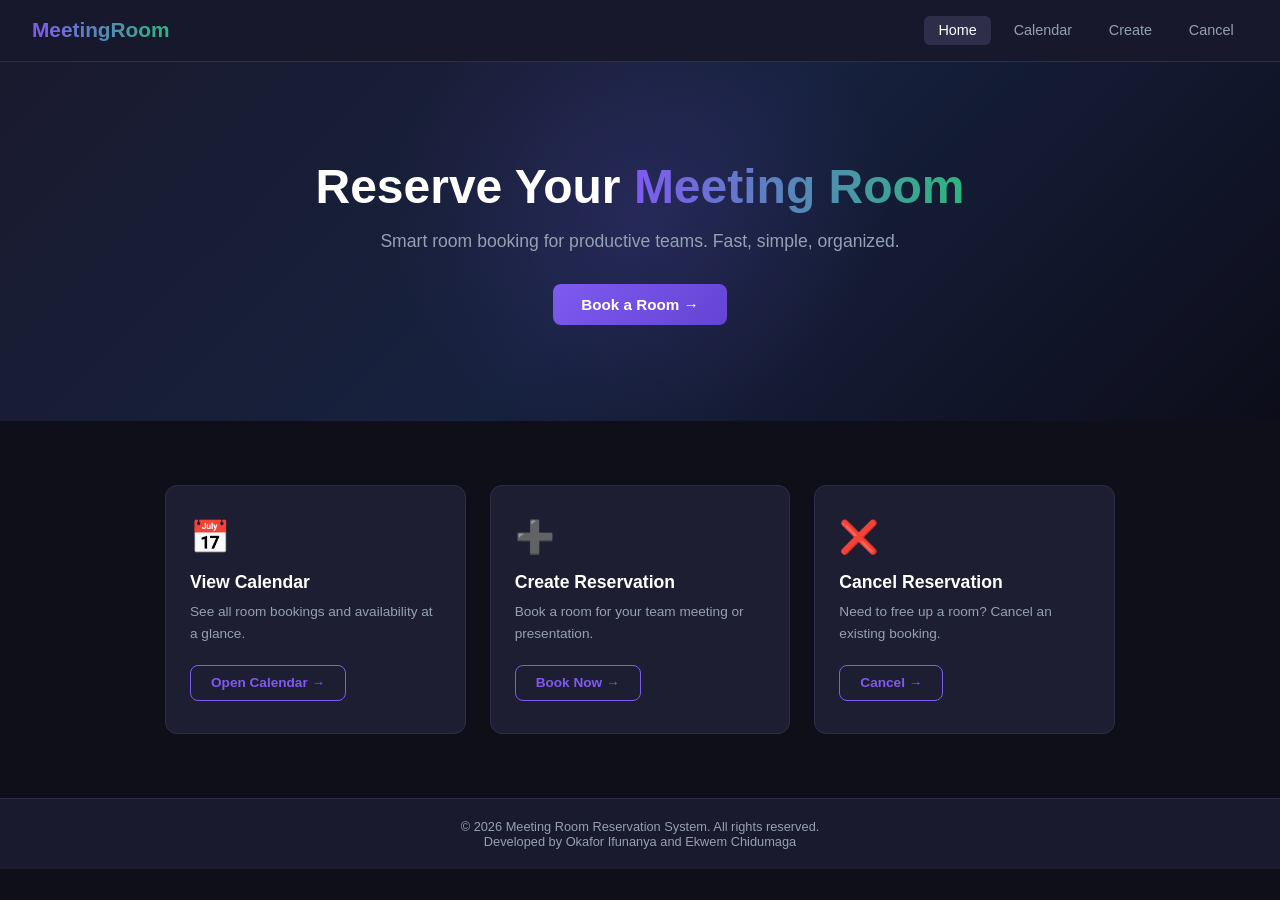
<file: frontend/index.html>
<!DOCTYPE html>
<html lang="en">
<head>
  <meta charset="UTF-8">
  <title>Meeting Room Reservation</title>
  <link rel="stylesheet" href="style.css">
</head>
<body>

  <nav class="nav">
    <div class="nav-brand">MeetingRoom</div>
    <div class="nav-links">
      <a href="index.html">Home</a>
      <a href="pages/calendar.html">Calendar</a>
      <a href="pages/create.html">Create</a>
      <a href="pages/cancel.html">Cancel</a>
    </div>
  </nav>

  <section class="hero">
    <div class="hero-content">
      <h1>Reserve Your <span class="accent">Meeting Room</span></h1>
      <p>Smart room booking for productive teams. Fast, simple, organized.</p>
      <a href="pages/create.html" class="btn">Book a Room →</a>
    </div>
  </section>

  <section class="cards-section">
    <div class="cards">

      <div class="card">
        <div class="card-icon">📅</div>
        <h3>View Calendar</h3>
        <p>See all room bookings and availability at a glance.</p>
        <a href="pages/calendar.html" class="btn-outline">Open Calendar →</a>
      </div>

      <div class="card">
        <div class="card-icon">➕</div>
        <h3>Create Reservation</h3>
        <p>Book a room for your team meeting or presentation.</p>
        <a href="pages/create.html" class="btn-outline">Book Now →</a>
      </div>

      <div class="card">
        <div class="card-icon">❌</div>
        <h3>Cancel Reservation</h3>
        <p>Need to free up a room? Cancel an existing booking.</p>
        <a href="pages/cancel.html" class="btn-outline">Cancel →</a>
      </div>

    </div>
  </section>

  <footer class="footer">
    <p>© 2026 Meeting Room Reservation System. All rights reserved.</p>
    <p>Developed by Okafor Ifunanya and Ekwem Chidumaga</p>
  </footer>

  <script src="app.js"></script>
</body>
</html>
</file>
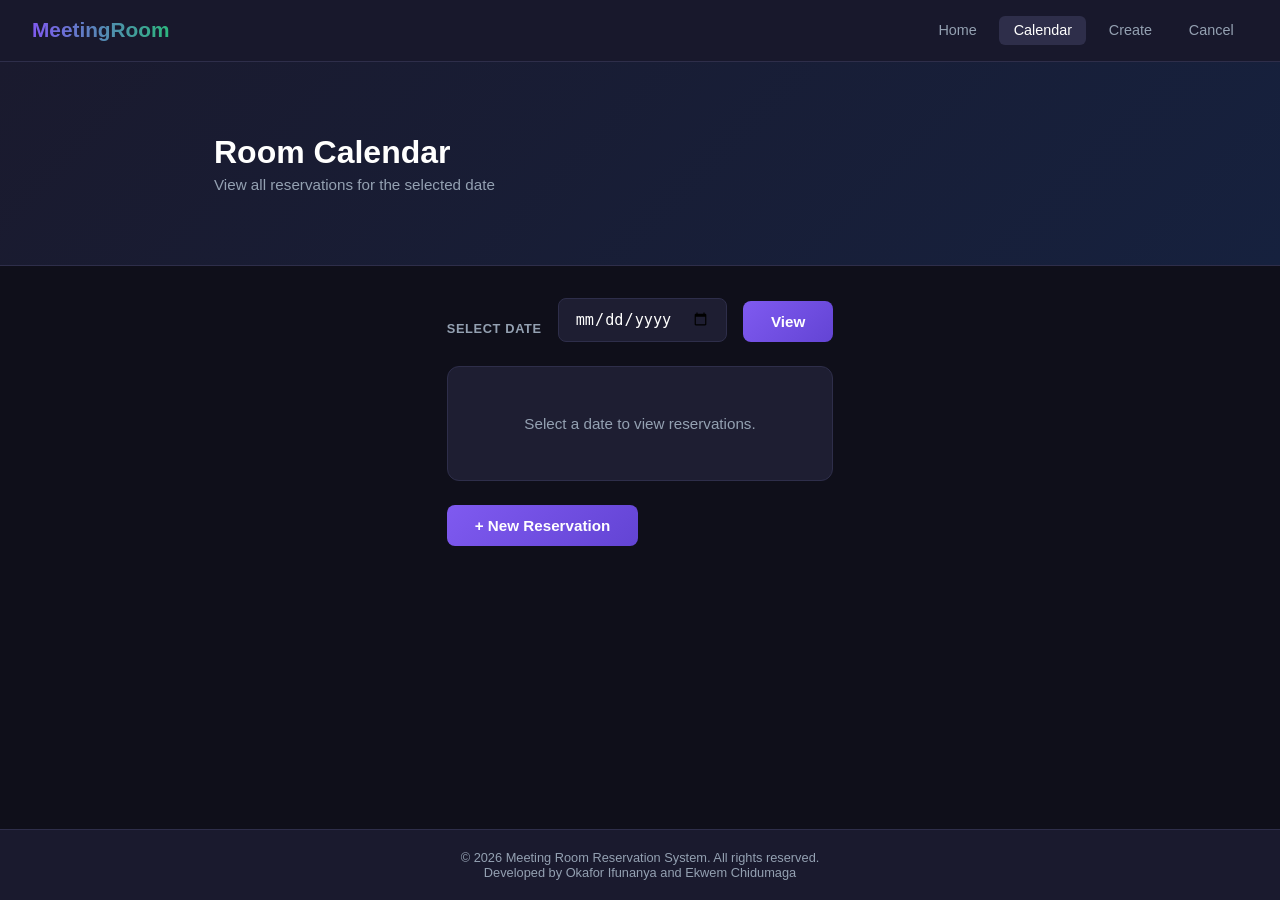
<file: frontend/pages/calendar.html>
<!DOCTYPE html>
<html lang="en">
<head>
  <meta charset="UTF-8">
  <title>Room Calendar</title>
  <link rel="stylesheet" href="../style.css">
</head>
<body>

  <nav class="nav">
    <div class="nav-brand">MeetingRoom</div>
    <div class="nav-links">
      <a href="../index.html">Home</a>
      <a href="calendar.html">Calendar</a>
      <a href="create.html">Create</a>
      <a href="cancel.html">Cancel</a>
    </div>
  </nav>

  <div class="page-header">
    <div class="container">
      <h1>Room Calendar</h1>
      <p>View all reservations for the selected date</p>
    </div>
  </div>

  <div class="container">
    <div class="controls">
      <label for="date-picker">Select Date</label>
      <input type="date" id="date-picker">
      <button id="view-btn" class="btn">View</button>
    </div>

    <div class="calendar-wrap" id="calendar-grid">
      <p class="placeholder">Select a date to view reservations.</p>
    </div>

    <a href="create.html" class="btn" style="margin-top:1.5rem; display:inline-block">
      + New Reservation
    </a>
  </div>

  <footer class="footer">
    <p>© 2026 Meeting Room Reservation System. All rights reserved.</p>
    <p>Developed by Okafor Ifunanya and Ekwem Chidumaga</p>
  </footer>

  <script src="../app.js"></script>
</body>
</html>
</file>
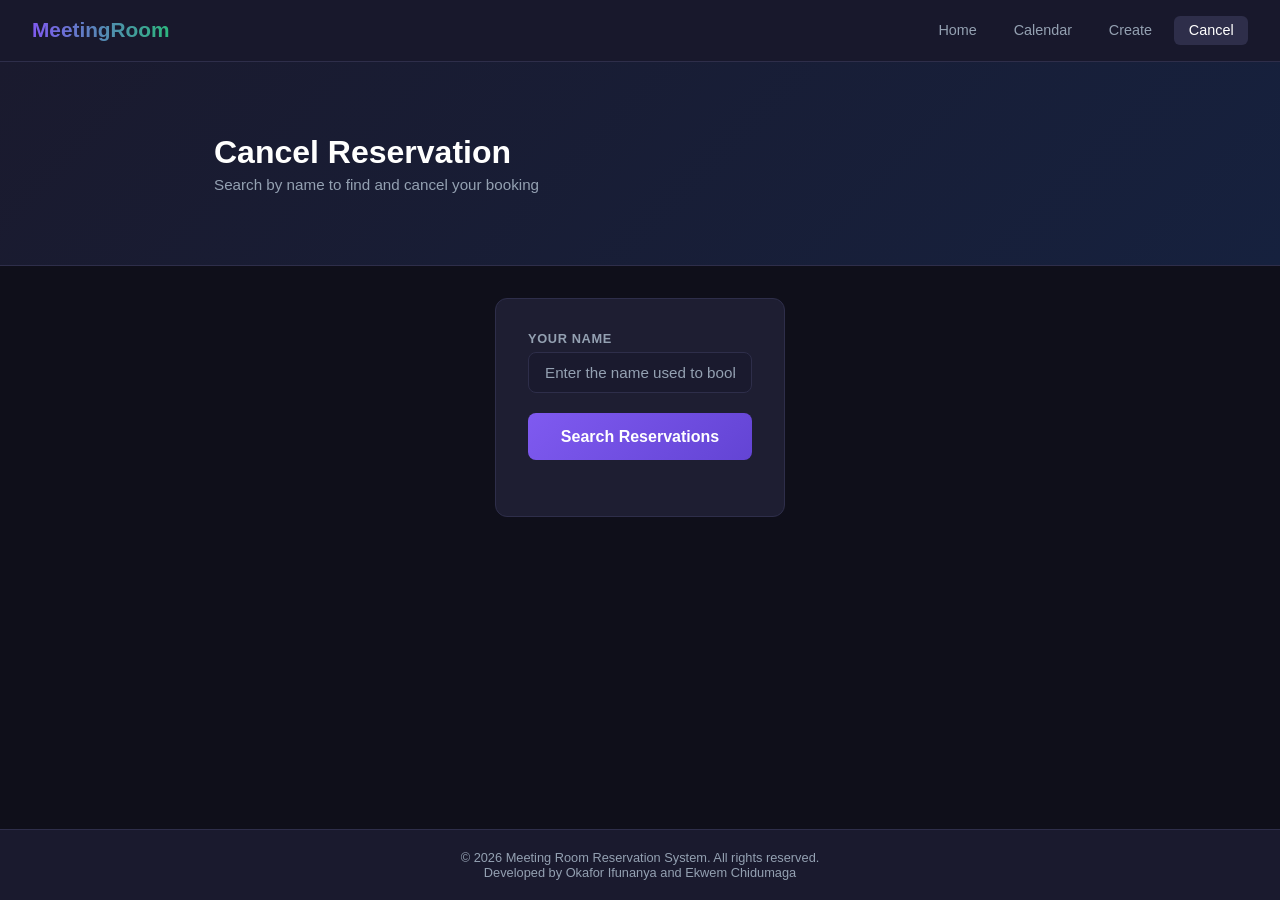
<file: frontend/pages/cancel.html>
<!DOCTYPE html>
<html lang="en">
<head>
  <meta charset="UTF-8">
  <title>Cancel Reservation</title>
  <link rel="stylesheet" href="../style.css">
</head>
<body>

  <nav class="nav">
    <div class="nav-brand">MeetingRoom</div>
    <div class="nav-links">
      <a href="../index.html">Home</a>
      <a href="calendar.html">Calendar</a>
      <a href="create.html">Create</a>
      <a href="cancel.html">Cancel</a>
    </div>
  </nav>

  <div class="page-header">
    <div class="container">
      <h1>Cancel Reservation</h1>
      <p>Search by name to find and cancel your booking</p>
    </div>
  </div>

  <div class="container">
    <div class="form-card">

      <div class="form-group">
        <label for="cancel-name">Your Name</label>
        <input type="text" id="cancel-name" placeholder="Enter the name used to book">
      </div>

      <button id="search-btn" class="btn full-width">Search Reservations</button>

      <div class="results" id="reservation-results"></div>

    </div>
  </div>

  <footer class="footer">
    <p>© 2026 Meeting Room Reservation System. All rights reserved.</p>
    <p>Developed by Okafor Ifunanya and Ekwem Chidumaga</p>
  </footer>

  <script src="../app.js"></script>
</body>
</html>
</file>
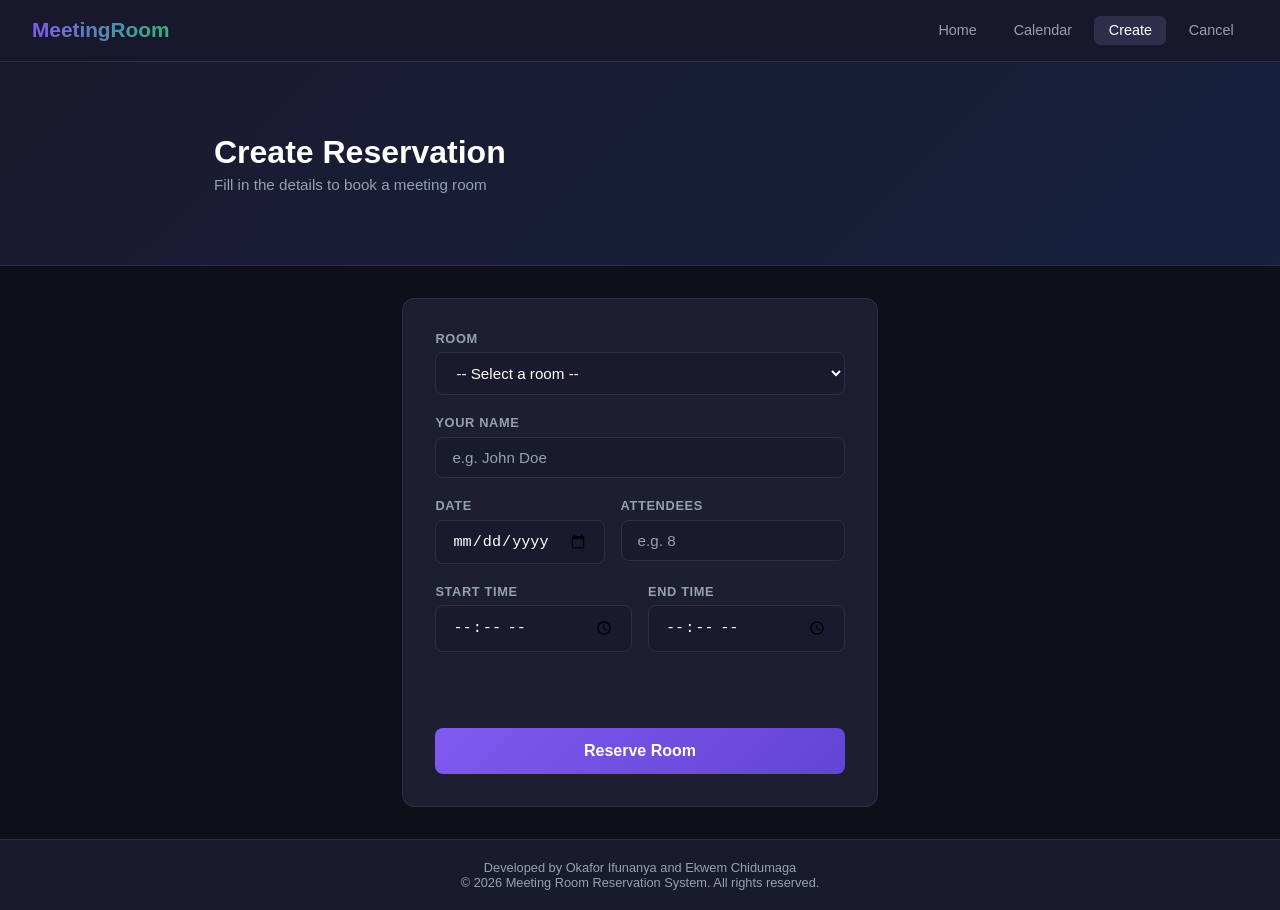
<file: frontend/pages/create.html>
<!DOCTYPE html>
<html lang="en">
<head>
  <meta charset="UTF-8">
  <title>Create Reservation</title>
  <link rel="stylesheet" href="../style.css">
</head>
<body>

  <nav class="nav">
    <div class="nav-brand">MeetingRoom</div>
    <div class="nav-links">
      <a href="../index.html">Home</a>
      <a href="calendar.html">Calendar</a>
      <a href="create.html">Create</a>
      <a href="cancel.html">Cancel</a>
    </div>
  </nav>

  <div class="page-header">
    <div class="container">
      <h1>Create Reservation</h1>
      <p>Fill in the details to book a meeting room</p>
    </div>
  </div>

  <div class="container">
    <div class="form-card">

      <div class="form-group">
        <label for="room">Room</label>
        <select id="room">
          <option value="">-- Select a room --</option>
          <option value="Room A">Room A — Capacity: 10</option>
          <option value="Room B">Room B — Capacity: 20</option>
          <option value="Room C">Room C — Capacity: 5</option>
        </select>
      </div>

      <div class="form-group">
        <label for="name">Your Name</label>
        <input type="text" id="name" placeholder="e.g. John Doe">
      </div>

      <div class="form-row">
        <div class="form-group">
          <label for="date">Date</label>
          <input type="date" id="date">
        </div>
        <div class="form-group">
          <label for="attendees">Attendees</label>
          <input type="number" id="attendees" min="1" placeholder="e.g. 8">
        </div>
      </div>

      <div class="form-row">
        <div class="form-group">
          <label for="start-time">Start Time</label>
          <input type="time" id="start-time">
        </div>
        <div class="form-group">
          <label for="end-time">End Time</label>
          <input type="time" id="end-time">
        </div>
      </div>

      <div class="error-message" id="error-message"></div>
      <div class="success-message" id="success-message"></div>

      <button id="submit-btn" class="btn full-width">Reserve Room</button>

    </div>
  </div>

  <footer class="footer">
    <p>
        Developed by Okafor Ifunanya and Ekwem Chidumaga
    </p>
    <p>© 2026 Meeting Room Reservation System. All rights reserved.</p>
  </footer>

  <script src="../app.js"></script>
</body>
</html>
</file>
<file: frontend/style.css>
/* ── Reset ── */
* {
  margin: 0;
  padding: 0;
  box-sizing: border-box;
}

/* ── Variables ── */
:root {
  --bg: #0f0f1a;
  --bg2: #1a1a2e;
  --bg3: #16213e;
  --accent: #7f5af0;
  --accent2: #2cb67d;
  --text: #fffffe;
  --muted: #94a1b2;
  --card-bg: #1e1e32;
  --border: #2e2e4a;
  --error: #ef4565;
  --success: #2cb67d;
}

/* ── Base ── */
body {
  font-family: 'Segoe UI', Arial, sans-serif;
  background-color: var(--bg);
  color: var(--text);
  min-height: 100vh;
  display: flex;
  flex-direction: column;
}

/* ── Nav ── */
.nav {
  background: rgba(26, 26, 46, 0.95);
  backdrop-filter: blur(10px);
  border-bottom: 1px solid var(--border);
  padding: 1rem 2rem;
  display: flex;
  justify-content: space-between;
  align-items: center;
  position: sticky;
  top: 0;
  z-index: 100;
}

.nav-brand {
  font-size: 1.3rem;
  font-weight: 700;
  background: linear-gradient(90deg, var(--accent), var(--accent2));
  -webkit-background-clip: text;
  -webkit-text-fill-color: transparent;
  background-clip: text;
}

.nav-links {
  display: flex;
  gap: 0.5rem;
}

.nav-links a {
  color: var(--muted);
  text-decoration: none;
  padding: 0.4rem 0.9rem;
  border-radius: 6px;
  font-size: 0.9rem;
  transition: all 0.2s;
}

.nav-links a:hover,
.nav-links a.active {
  color: var(--text);
  background: var(--border);
}

/* ── Hero ── */
.hero {
  background: linear-gradient(135deg, var(--bg2) 0%, var(--bg3) 50%, #0d0d1a 100%);
  padding: 6rem 2rem;
  text-align: center;
  position: relative;
  overflow: hidden;
}

.hero::before {
  content: '';
  position: absolute;
  width: 500px;
  height: 500px;
  background: radial-gradient(circle, rgba(127,90,240,0.15), transparent 70%);
  top: -100px;
  left: 50%;
  transform: translateX(-50%);
  pointer-events: none;
}

.hero-content {
  position: relative;
  z-index: 1;
  max-width: 650px;
  margin: 0 auto;
}

.hero h1 {
  font-size: 3rem;
  font-weight: 800;
  line-height: 1.2;
  margin-bottom: 1rem;
  color: var(--text);
  border: none;
  padding: 0;
}

.accent {
  background: linear-gradient(90deg, var(--accent), var(--accent2));
  -webkit-background-clip: text;
  -webkit-text-fill-color: transparent;
  background-clip: text;
}

.hero p {
  font-size: 1.1rem;
  color: var(--muted);
  margin-bottom: 2rem;
}

/* ── Buttons ── */
.btn {
  display: inline-block;
  background: linear-gradient(135deg, var(--accent), #6344d4);
  color: white;
  border: none;
  padding: 0.75rem 1.75rem;
  border-radius: 8px;
  font-size: 0.95rem;
  font-weight: 600;
  cursor: pointer;
  text-decoration: none;
  transition: all 0.2s;
}

.btn:hover {
  opacity: 0.85;
  transform: translateY(-1px);
}

.btn-outline {
  display: inline-block;
  background: transparent;
  color: var(--accent);
  border: 1px solid var(--accent);
  padding: 0.6rem 1.25rem;
  border-radius: 8px;
  font-size: 0.85rem;
  font-weight: 600;
  cursor: pointer;
  text-decoration: none;
  transition: all 0.2s;
}

.btn-outline:hover {
  background: var(--accent);
  color: white;
}

.full-width {
  width: 100%;
  text-align: center;
  padding: 0.9rem;
  font-size: 1rem;
}

/* ── Cards section (homepage) ── */
.cards-section {
  padding: 4rem 2rem;
  background: var(--bg);
}

.cards {
  display: flex;
  gap: 1.5rem;
  max-width: 950px;
  margin: 0 auto;
  flex-wrap: wrap;
}

.card {
  flex: 1;
  min-width: 240px;
  background: var(--card-bg);
  border: 1px solid var(--border);
  border-radius: 12px;
  padding: 2rem 1.5rem;
  transition: transform 0.2s, border-color 0.2s;
}

.card:hover {
  transform: translateY(-4px);
  border-color: var(--accent);
}

.card-icon {
  font-size: 2rem;
  margin-bottom: 1rem;
}

.card h3 {
  font-size: 1.1rem;
  margin-bottom: 0.5rem;
  color: var(--text);
}

.card p {
  font-size: 0.85rem;
  color: var(--muted);
  line-height: 1.6;
  margin-bottom: 1.25rem;
}

/* ── Page header ── */
.page-header {
  background: linear-gradient(135deg, var(--bg2), var(--bg3));
  border-bottom: 1px solid var(--border);
  padding: 2.5rem 0;
}

.page-header h1 {
  font-size: 2rem;
  font-weight: 700;
  margin-bottom: 0.3rem;
  color: var(--text);
  border: none;
  padding: 0;
}

.page-header p {
  color: var(--muted);
  font-size: 0.95rem;
}

/* ── Container ── */
.container {
  max-width: 900px;
  margin: 0 auto;
  padding: 2rem 1.5rem;
  flex: 1;
}

/* ── Form card ── */
.form-card {
  background: var(--card-bg);
  border: 1px solid var(--border);
  border-radius: 12px;
  padding: 2rem;
  max-width: 620px;
  margin: 0 auto;
}

.form-group {
  display: flex;
  flex-direction: column;
  margin-bottom: 1.25rem;
}

.form-group label {
  font-size: 0.8rem;
  font-weight: 600;
  color: var(--muted);
  margin-bottom: 0.4rem;
  text-transform: uppercase;
  letter-spacing: 0.05em;
}

.form-group input,
.form-group select {
  background: var(--bg2);
  border: 1px solid var(--border);
  border-radius: 8px;
  padding: 0.7rem 1rem;
  font-size: 0.95rem;
  color: var(--text);
  outline: none;
  transition: border-color 0.2s;
}

.form-group input::placeholder {
  color: var(--muted);
}

.form-group input:focus,
.form-group select:focus {
  border-color: var(--accent);
}

.form-group select option {
  background: var(--bg2);
}

.form-row {
  display: flex;
  gap: 1rem;
}

.form-row .form-group {
  flex: 1;
}

/* ── Messages ── */
.error-message {
  color: var(--error);
  font-size: 0.85rem;
  margin-bottom: 0.75rem;
  min-height: 1rem;
}

.success-message {
  color: var(--success);
  font-size: 0.85rem;
  margin-bottom: 0.75rem;
  min-height: 1rem;
}

/* ── Controls (calendar page) ── */
.controls {
  display: flex;
  align-items: flex-end;
  gap: 1rem;
  margin-bottom: 1.5rem;
  flex-wrap: wrap;
}

.controls label {
  font-size: 0.8rem;
  font-weight: 600;
  color: var(--muted);
  text-transform: uppercase;
  letter-spacing: 0.05em;
  display: block;
  margin-bottom: 0.4rem;
}

.controls input[type="date"] {
  background: var(--card-bg);
  border: 1px solid var(--border);
  border-radius: 8px;
  padding: 0.7rem 1rem;
  color: var(--text);
  font-size: 0.95rem;
  outline: none;
}

.controls input[type="date"]:focus {
  border-color: var(--accent);
}

/* ── Calendar wrap ── */
.calendar-wrap {
  background: var(--card-bg);
  border: 1px solid var(--border);
  border-radius: 12px;
  overflow: hidden;
}

.placeholder {
  color: var(--muted);
  text-align: center;
  padding: 3rem;
  font-size: 0.95rem;
}

.calendar-table {
  width: 100%;
  border-collapse: collapse;
  font-size: 0.85rem;
}

.calendar-table th {
  background: var(--bg3);
  color: var(--muted);
  padding: 0.75rem 1rem;
  text-align: left;
  font-size: 0.75rem;
  text-transform: uppercase;
  letter-spacing: 0.05em;
  border-bottom: 1px solid var(--border);
}

.calendar-table td {
  padding: 0.85rem 1rem;
  border-bottom: 1px solid var(--border);
  color: var(--text);
}

.calendar-table tr:last-child td {
  border-bottom: none;
}

.calendar-table tr:hover td {
  background: var(--bg2);
}

.badge {
  display: inline-block;
  padding: 0.2rem 0.6rem;
  border-radius: 20px;
  font-size: 0.75rem;
  font-weight: 600;
  background: rgba(127,90,240,0.2);
  color: var(--accent);
}

/* ── Cancel results ── */
.results {
  margin-top: 1.5rem;
}

.result-card {
  background: var(--bg2);
  border: 1px solid var(--border);
  border-radius: 10px;
  padding: 1rem 1.25rem;
  margin-bottom: 0.75rem;
  display: flex;
  justify-content: space-between;
  align-items: center;
  gap: 1rem;
}

.result-info h4 {
  font-size: 0.95rem;
  margin-bottom: 0.2rem;
  color: var(--text);
}

.result-info p {
  font-size: 0.8rem;
  color: var(--muted);
}

.cancel-btn {
  background: rgba(239,69,101,0.15);
  color: var(--error);
  border: 1px solid var(--error);
  padding: 0.4rem 1rem;
  border-radius: 6px;
  font-size: 0.8rem;
  font-weight: 600;
  cursor: pointer;
  white-space: nowrap;
  transition: all 0.2s;
}

.cancel-btn:hover {
  background: var(--error);
  color: white;
}

/* ── Footer ── */
.footer {
  background: var(--bg2);
  border-top: 1px solid var(--border);
  text-align: center;
  padding: 1.25rem;
  color: var(--muted);
  font-size: 0.8rem;
}
</file>
